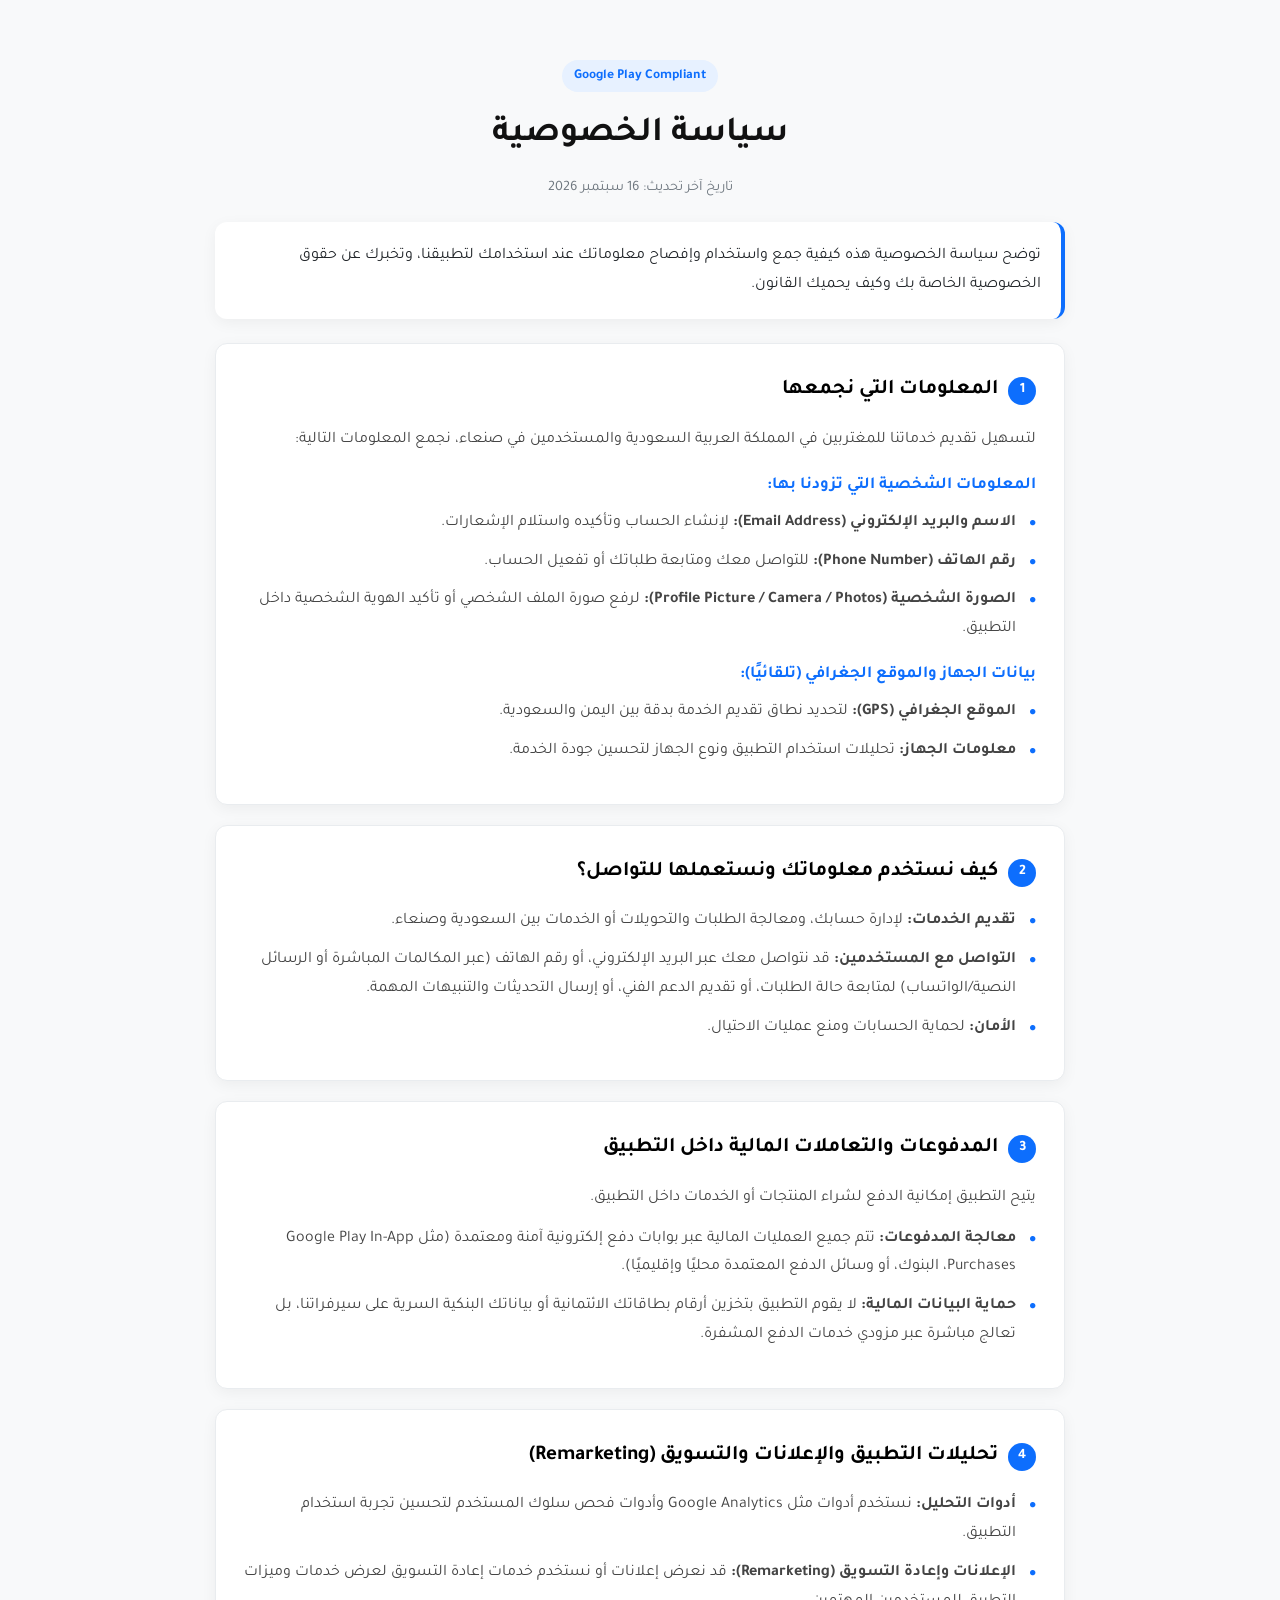
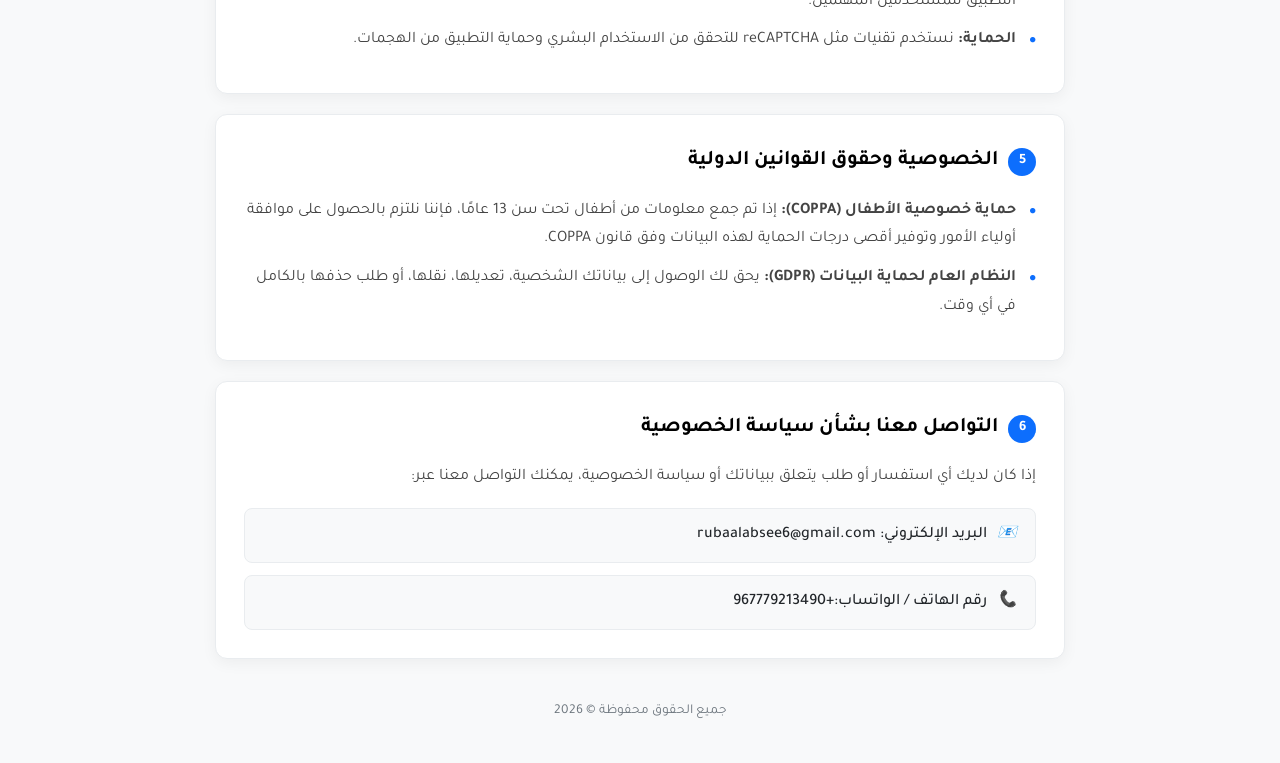
<file: index.html>
<!DOCTYPE html>
<html lang="ar" dir="rtl">
<head>
    <meta charset="UTF-8">
    <meta name="viewport" content="width=device-width, initial-scale=1.0">
    <title>سياسة الخصوصية - Privacy Policy</title>
    <link rel="stylesheet" href="style.css">
    <!-- خط تجريدي حديث من قوقل -->
    <link rel="preconnect" href="https://fonts.googleapis.com">
    <link rel="preconnect" href="https://fonts.gstatic.com" crossorigin>
    <link href="https://fonts.googleapis.com/css2?family=Tajawal:wght@400;500;700&display=swap" rel="stylesheet">
</head>
<body>

    <div class="container">
        <header class="header">
            <div class="badge">Google Play Compliant</div>
            <h1>سياسة الخصوصية</h1>
            <p class="last-updated">تاريخ آخر تحديث: 16 سبتمبر 2026</p>
        </header>

        <section class="intro">
            <p>توضح سياسة الخصوصية هذه كيفية جمع واستخدام وإفصاح معلوماتك عند استخدامك لتطبيقنا، وتخبرك عن حقوق الخصوصية الخاصة بك وكيف يحميك القانون.</p>
        </section>

        <main class="content">
            <!-- Section 1 -->
            <article class="card">
                <h2><span>1</span> المعلومات التي نجمعها</h2>
                <p>لتسهيل تقديم خدماتنا للمغتربين في المملكة العربية السعودية والمستخدمين في صنعاء، نجمع المعلومات التالية:</p>
                
                <h3>المعلومات الشخصية التي تزودنا بها:</h3>
                <ul>
                    <li><strong>الاسم والبريد الإلكتروني (Email Address):</strong> لإنشاء الحساب وتأكيده واستلام الإشعارات.</li>
                    <li><strong>رقم الهاتف (Phone Number):</strong> للتواصل معك ومتابعة طلباتك أو تفعيل الحساب.</li>
                    <li><strong>الصورة الشخصية (Profile Picture / Camera / Photos):</strong> لرفع صورة الملف الشخصي أو تأكيد الهوية الشخصية داخل التطبيق.</li>
                </ul>

                <h3>بيانات الجهاز والموقع الجغرافي (تلقائيًا):</h3>
                <ul>
                    <li><strong>الموقع الجغرافي (GPS):</strong> لتحديد نطاق تقديم الخدمة بدقة بين اليمن والسعودية.</li>
                    <li><strong>معلومات الجهاز:</strong> تحليلات استخدام التطبيق ونوع الجهاز لتحسين جودة الخدمة.</li>
                </ul>
            </article>

            <!-- Section 2 -->
            <article class="card">
                <h2><span>2</span> كيف نستخدم معلوماتك ونستعملها للتواصل؟</h2>
                <ul>
                    <li><strong>تقديم الخدمات:</strong> لإدارة حسابك، ومعالجة الطلبات والتحويلات أو الخدمات بين السعودية وصنعاء.</li>
                    <li><strong>التواصل مع المستخدمين:</strong> قد نتواصل معك عبر البريد الإلكتروني، أو رقم الهاتف (عبر المكالمات المباشرة أو الرسائل النصية/الواتساب) لمتابعة حالة الطلبات، أو تقديم الدعم الفني، أو إرسال التحديثات والتنبيهات المهمة.</li>
                    <li><strong>الأمان:</strong> لحماية الحسابات ومنع عمليات الاحتيال.</li>
                </ul>
            </article>

            <!-- Section 3 -->
            <article class="card">
                <h2><span>3</span> المدفوعات والتعاملات المالية داخل التطبيق</h2>
                <p>يتيح التطبيق إمكانية الدفع لشراء المنتجات أو الخدمات داخل التطبيق.</p>
                <ul>
                    <li><strong>معالجة المدفوعات:</strong> تتم جميع العمليات المالية عبر بوابات دفع إلكترونية آمنة ومعتمدة (مثل Google Play In-App Purchases، البنوك، أو وسائل الدفع المعتمدة محليًا وإقليميًا).</li>
                    <li><strong>حماية البيانات المالية:</strong> لا يقوم التطبيق بتخزين أرقام بطاقاتك الائتمانية أو بياناتك البنكية السرية على سيرفراتنا، بل تعالج مباشرة عبر مزودي خدمات الدفع المشفرة.</li>
                </ul>
            </article>

            <!-- Section 4 -->
            <article class="card">
                <h2><span>4</span> تحليلات التطبيق والإعلانات والتسويق (Remarketing)</h2>
                <ul>
                    <li><strong>أدوات التحليل:</strong> نستخدم أدوات مثل Google Analytics وأدوات فحص سلوك المستخدم لتحسين تجربة استخدام التطبيق.</li>
                    <li><strong>الإعلانات وإعادة التسويق (Remarketing):</strong> قد نعرض إعلانات أو نستخدم خدمات إعادة التسويق لعرض خدمات وميزات التطبيق للمستخدمين المهتمين.</li>
                    <li><strong>الحماية:</strong> نستخدم تقنيات مثل reCAPTCHA للتحقق من الاستخدام البشري وحماية التطبيق من الهجمات.</li>
                </ul>
            </article>

            <!-- Section 5 -->
            <article class="card">
                <h2><span>5</span> الخصوصية وحقوق القوانين الدولية</h2>
                <ul>
                    <li><strong>حماية خصوصية الأطفال (COPPA):</strong> إذا تم جمع معلومات من أطفال تحت سن 13 عامًا، فإننا نلتزم بالحصول على موافقة أولياء الأمور وتوفير أقصى درجات الحماية لهذه البيانات وفق قانون COPPA.</li>
                    <li><strong>النظام العام لحماية البيانات (GDPR):</strong> يحق لك الوصول إلى بياناتك الشخصية، تعديلها، نقلها، أو طلب حذفها بالكامل في أي وقت.</li>
                </ul>
            </article>

            <!-- Section 6 -->
            <article class="card contact-card">
                <h2><span>6</span> التواصل معنا بشأن سياسة الخصوصية</h2>
                <p>إذا كان لديك أي استفسار أو طلب يتعلق ببياناتك أو سياسة الخصوصية، يمكنك التواصل معنا عبر:</p>
                <div class="contact-methods">
                    <a href="mailto:support@yourdomain.com" class="contact-btn">
                        <i>📧</i> البريد الإلكتروني: rubaalabsee6@gmail.com
                    </a>
                    <a href="tel:+967779213490" class="contact-btn">
                        <i>📞</i> رقم الهاتف / الواتساب:+967779213490   
                    </a>
                </div>
            </article>
        </main>

        <footer class="footer">
            <p>جميع الحقوق محفوظة &copy; 2026</p>
        </footer>
    </div>

</body>
</html>
</file>
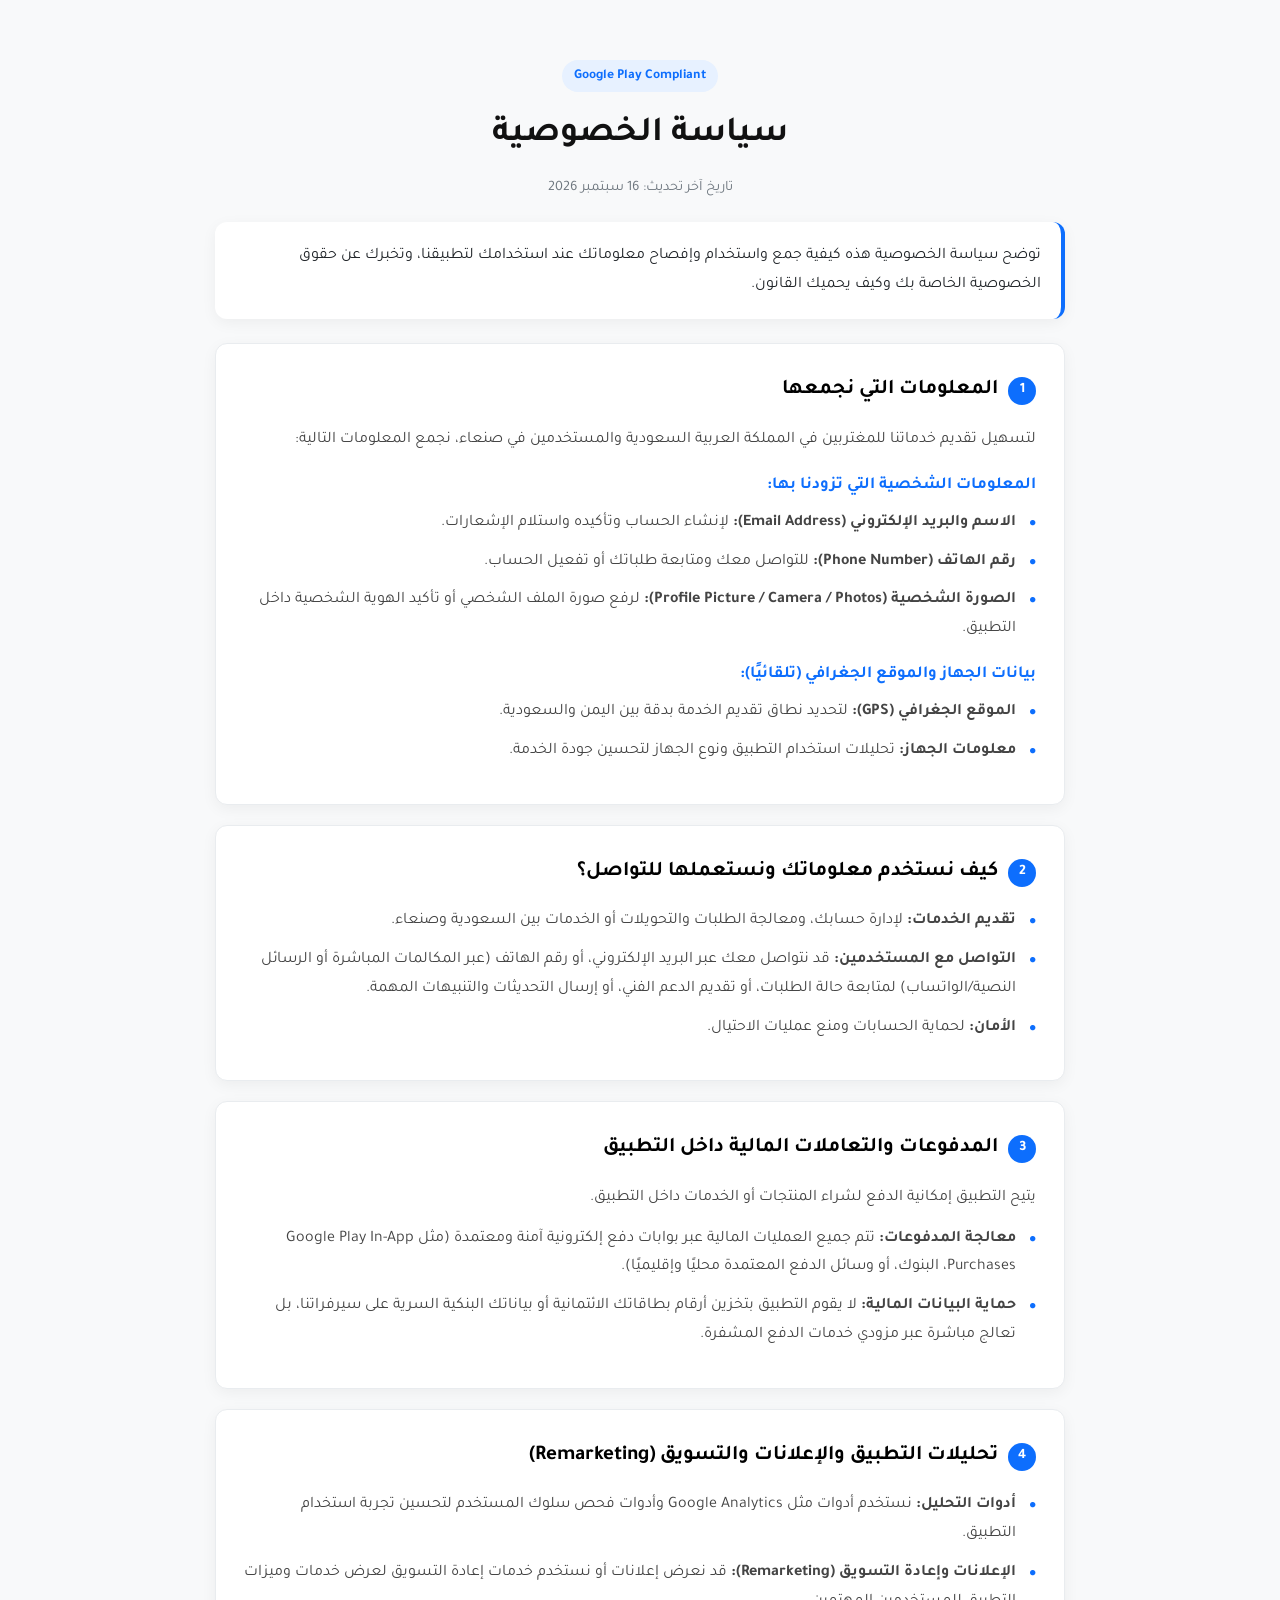
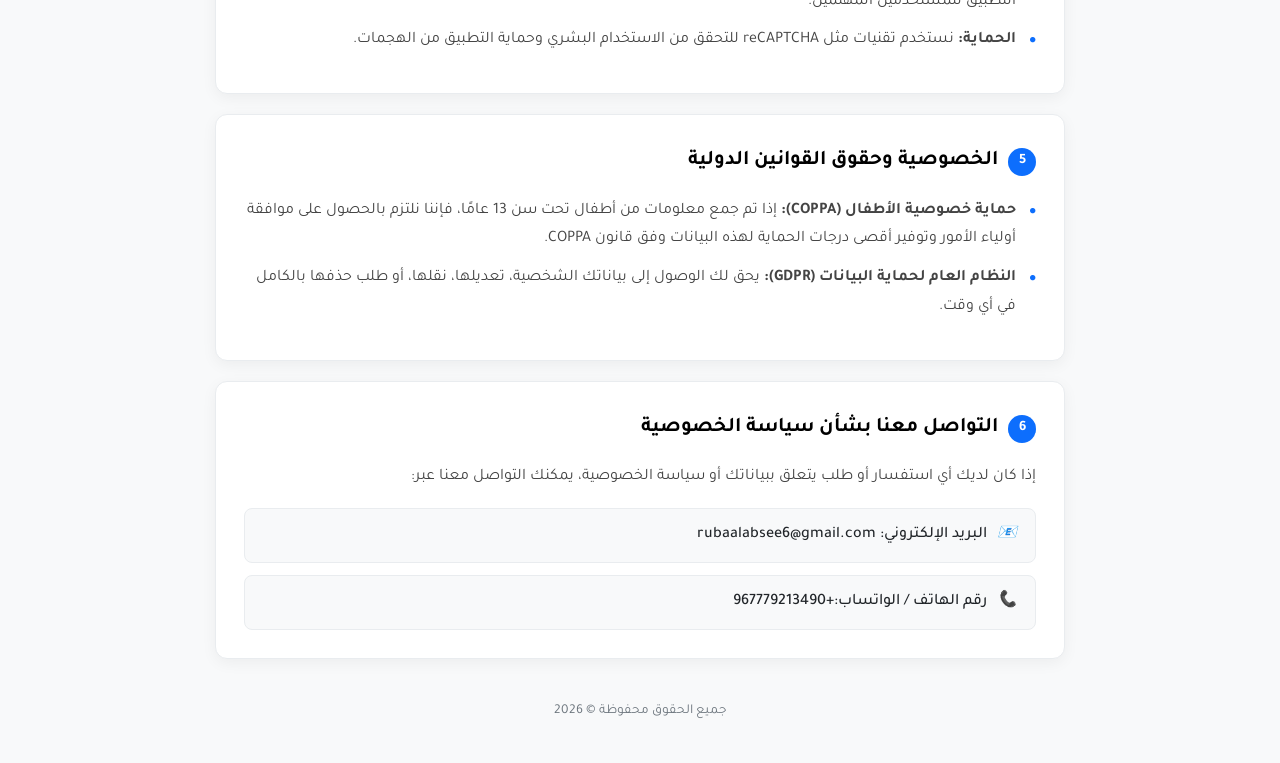
<file: Privacy-Policy.html>
<!DOCTYPE html>
<html lang="ar" dir="rtl">
<head>
    <meta charset="UTF-8">
    <meta name="viewport" content="width=device-width, initial-scale=1.0">
    <title>سياسة الخصوصية - Privacy Policy</title>
    <link rel="stylesheet" href="style.css">
    <!-- خط تجريدي حديث من قوقل -->
    <link rel="preconnect" href="https://fonts.googleapis.com">
    <link rel="preconnect" href="https://fonts.gstatic.com" crossorigin>
    <link href="https://fonts.googleapis.com/css2?family=Tajawal:wght@400;500;700&display=swap" rel="stylesheet">
</head>
<body>

    <div class="container">
        <header class="header">
            <div class="badge">Google Play Compliant</div>
            <h1>سياسة الخصوصية</h1>
            <p class="last-updated">تاريخ آخر تحديث: 16 سبتمبر 2026</p>
        </header>

        <section class="intro">
            <p>توضح سياسة الخصوصية هذه كيفية جمع واستخدام وإفصاح معلوماتك عند استخدامك لتطبيقنا، وتخبرك عن حقوق الخصوصية الخاصة بك وكيف يحميك القانون.</p>
        </section>

        <main class="content">
            <!-- Section 1 -->
            <article class="card">
                <h2><span>1</span> المعلومات التي نجمعها</h2>
                <p>لتسهيل تقديم خدماتنا للمغتربين في المملكة العربية السعودية والمستخدمين في صنعاء، نجمع المعلومات التالية:</p>
                
                <h3>المعلومات الشخصية التي تزودنا بها:</h3>
                <ul>
                    <li><strong>الاسم والبريد الإلكتروني (Email Address):</strong> لإنشاء الحساب وتأكيده واستلام الإشعارات.</li>
                    <li><strong>رقم الهاتف (Phone Number):</strong> للتواصل معك ومتابعة طلباتك أو تفعيل الحساب.</li>
                    <li><strong>الصورة الشخصية (Profile Picture / Camera / Photos):</strong> لرفع صورة الملف الشخصي أو تأكيد الهوية الشخصية داخل التطبيق.</li>
                </ul>

                <h3>بيانات الجهاز والموقع الجغرافي (تلقائيًا):</h3>
                <ul>
                    <li><strong>الموقع الجغرافي (GPS):</strong> لتحديد نطاق تقديم الخدمة بدقة بين اليمن والسعودية.</li>
                    <li><strong>معلومات الجهاز:</strong> تحليلات استخدام التطبيق ونوع الجهاز لتحسين جودة الخدمة.</li>
                </ul>
            </article>

            <!-- Section 2 -->
            <article class="card">
                <h2><span>2</span> كيف نستخدم معلوماتك ونستعملها للتواصل؟</h2>
                <ul>
                    <li><strong>تقديم الخدمات:</strong> لإدارة حسابك، ومعالجة الطلبات والتحويلات أو الخدمات بين السعودية وصنعاء.</li>
                    <li><strong>التواصل مع المستخدمين:</strong> قد نتواصل معك عبر البريد الإلكتروني، أو رقم الهاتف (عبر المكالمات المباشرة أو الرسائل النصية/الواتساب) لمتابعة حالة الطلبات، أو تقديم الدعم الفني، أو إرسال التحديثات والتنبيهات المهمة.</li>
                    <li><strong>الأمان:</strong> لحماية الحسابات ومنع عمليات الاحتيال.</li>
                </ul>
            </article>

            <!-- Section 3 -->
            <article class="card">
                <h2><span>3</span> المدفوعات والتعاملات المالية داخل التطبيق</h2>
                <p>يتيح التطبيق إمكانية الدفع لشراء المنتجات أو الخدمات داخل التطبيق.</p>
                <ul>
                    <li><strong>معالجة المدفوعات:</strong> تتم جميع العمليات المالية عبر بوابات دفع إلكترونية آمنة ومعتمدة (مثل Google Play In-App Purchases، البنوك، أو وسائل الدفع المعتمدة محليًا وإقليميًا).</li>
                    <li><strong>حماية البيانات المالية:</strong> لا يقوم التطبيق بتخزين أرقام بطاقاتك الائتمانية أو بياناتك البنكية السرية على سيرفراتنا، بل تعالج مباشرة عبر مزودي خدمات الدفع المشفرة.</li>
                </ul>
            </article>

            <!-- Section 4 -->
            <article class="card">
                <h2><span>4</span> تحليلات التطبيق والإعلانات والتسويق (Remarketing)</h2>
                <ul>
                    <li><strong>أدوات التحليل:</strong> نستخدم أدوات مثل Google Analytics وأدوات فحص سلوك المستخدم لتحسين تجربة استخدام التطبيق.</li>
                    <li><strong>الإعلانات وإعادة التسويق (Remarketing):</strong> قد نعرض إعلانات أو نستخدم خدمات إعادة التسويق لعرض خدمات وميزات التطبيق للمستخدمين المهتمين.</li>
                    <li><strong>الحماية:</strong> نستخدم تقنيات مثل reCAPTCHA للتحقق من الاستخدام البشري وحماية التطبيق من الهجمات.</li>
                </ul>
            </article>

            <!-- Section 5 -->
            <article class="card">
                <h2><span>5</span> الخصوصية وحقوق القوانين الدولية</h2>
                <ul>
                    <li><strong>حماية خصوصية الأطفال (COPPA):</strong> إذا تم جمع معلومات من أطفال تحت سن 13 عامًا، فإننا نلتزم بالحصول على موافقة أولياء الأمور وتوفير أقصى درجات الحماية لهذه البيانات وفق قانون COPPA.</li>
                    <li><strong>النظام العام لحماية البيانات (GDPR):</strong> يحق لك الوصول إلى بياناتك الشخصية، تعديلها، نقلها، أو طلب حذفها بالكامل في أي وقت.</li>
                </ul>
            </article>

            <!-- Section 6 -->
            <article class="card contact-card">
                <h2><span>6</span> التواصل معنا بشأن سياسة الخصوصية</h2>
                <p>إذا كان لديك أي استفسار أو طلب يتعلق ببياناتك أو سياسة الخصوصية، يمكنك التواصل معنا عبر:</p>
                <div class="contact-methods">
                    <a href="mailto:support@yourdomain.com" class="contact-btn">
                        <i>📧</i> البريد الإلكتروني: rubaalabsee6@gmail.com
                    </a>
                    <a href="tel:+967779213490" class="contact-btn">
                        <i>📞</i> رقم الهاتف / الواتساب:+967779213490   
                    </a>
                </div>
            </article>
        </main>

        <footer class="footer">
            <p>جميع الحقوق محفوظة &copy; 2026</p>
        </footer>
    </div>

</body>
</html>
</file>
<file: style.css>
:root {
    --primary-color: #0d6efd;
    --primary-hover: #0b5ed7;
    --bg-color: #f8f9fa;
    --card-bg: #ffffff;
    --text-main: #212529;
    --text-muted: #6c757d;
    --border-color: #e9ecef;
    --radius: 12px;
    --shadow: 0 4px 15px rgba(0, 0, 0, 0.05);
}

* {
    box-sizing: border-box;
    margin: 0;
    padding: 0;
}

body {
    font-family: 'Tajawal', sans-serif;
    background-color: var(--bg-color);
    color: var(--text-main);
    line-height: 1.8;
    padding: 20px;
}

.container {
    max-width: 850px;
    margin: 0 auto;
}

/* Header */
.header {
    text-align: center;
    padding: 40px 20px 20px;
}

.badge {
    display: inline-block;
    background-color: #e7f1ff;
    color: var(--primary-color);
    padding: 4px 12px;
    border-radius: 50px;
    font-size: 0.85rem;
    font-weight: 700;
    margin-bottom: 12px;
}

.header h1 {
    font-size: 2.2rem;
    color: #111;
    margin-bottom: 8px;
}

.last-updated {
    color: var(--text-muted);
    font-size: 0.9rem;
}

/* Intro */
.intro {
    background-color: var(--card-bg);
    padding: 20px;
    border-radius: var(--radius);
    box-shadow: var(--shadow);
    margin-bottom: 24px;
    border-right: 4px solid var(--primary-color);
}

/* Content Cards */
.card {
    background: var(--card-bg);
    border-radius: var(--radius);
    padding: 28px;
    margin-bottom: 20px;
    box-shadow: var(--shadow);
    border: 1px solid var(--border-color);
}

.card h2 {
    font-size: 1.3rem;
    margin-bottom: 16px;
    display: flex;
    align-items: center;
    gap: 10px;
    color: #000;
}

.card h2 span {
    background: var(--primary-color);
    color: white;
    width: 28px;
    height: 28px;
    border-radius: 50%;
    display: inline-flex;
    align-items: center;
    justify-content: center;
    font-size: 0.9rem;
}

.card h3 {
    font-size: 1.05rem;
    margin: 16px 0 8px;
    color: var(--primary-color);
}

.card p {
    margin-bottom: 12px;
    color: #444;
}

.card ul {
    list-style-type: none;
    padding-right: 0;
}

.card ul li {
    position: relative;
    padding-right: 20px;
    margin-bottom: 10px;
    color: #444;
}

.card ul li::before {
    content: "•";
    color: var(--primary-color);
    font-weight: bold;
    font-size: 1.4rem;
    position: absolute;
    right: 0;
    top: -2px;
}

/* Contact Section */
.contact-methods {
    display: flex;
    flex-direction: column;
    gap: 12px;
    margin-top: 16px;
}

.contact-btn {
    display: flex;
    align-items: center;
    gap: 10px;
    background-color: var(--bg-color);
    padding: 12px 18px;
    border-radius: 8px;
    text-decoration: none;
    color: var(--text-main);
    font-weight: 500;
    border: 1px solid var(--border-color);
    transition: all 0.2s ease;
}

.contact-btn:hover {
    background-color: var(--primary-color);
    color: white;
    border-color: var(--primary-color);
}

/* Footer */
.footer {
    text-align: center;
    padding: 20px;
    color: var(--text-muted);
    font-size: 0.85rem;
}

/* Responsive Design */
@media (max-width: 600px) {
    body {
        padding: 12px;
    }
    .card {
        padding: 20px;
    }
    .header h1 {
        font-size: 1.75rem;
    }
}
</file>
